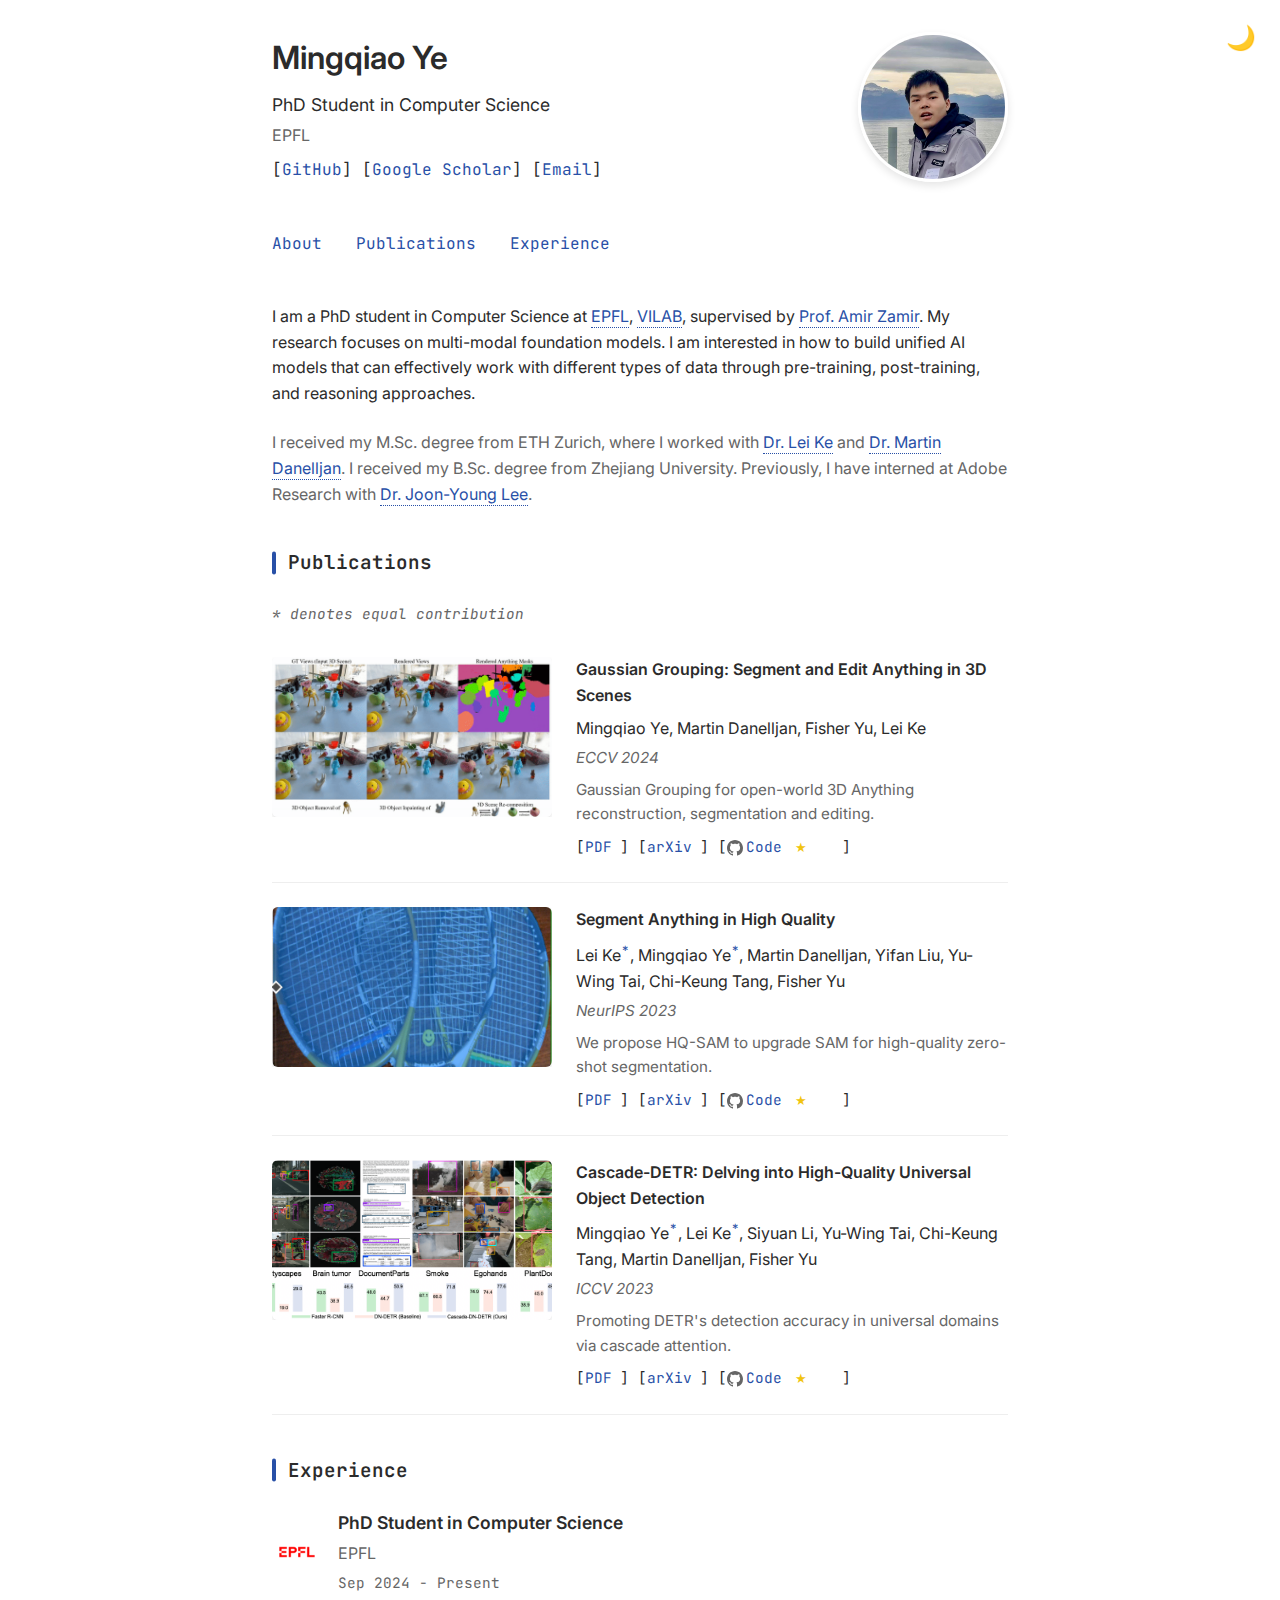
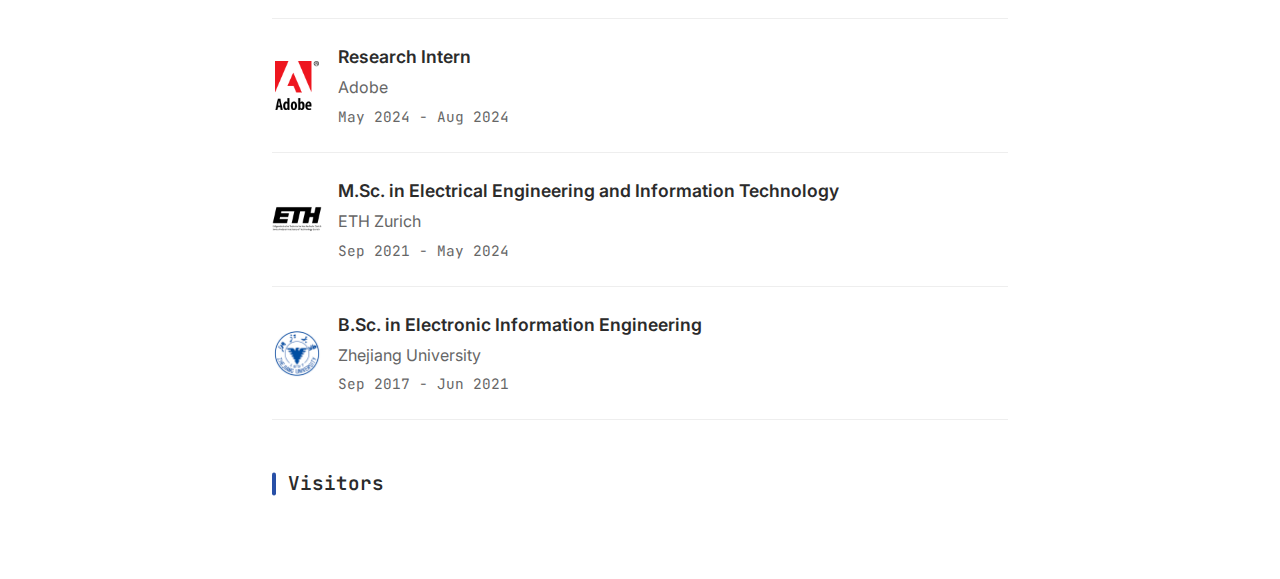
<file: index.html>
<!DOCTYPE html>
<html lang="en" data-theme="light">
<head>
    <meta charset="UTF-8">
    <meta name="viewport" content="width=device-width, initial-scale=1.0">
    <title>Mingqiao Ye - Computer Science PhD Student</title>
    <link rel="stylesheet" href="css/style.css">
    <link href="https://fonts.googleapis.com/css2?family=JetBrains+Mono:wght@400;600&family=Inter:wght@400;600&display=swap" rel="stylesheet">
</head>
<body>
    <div class="container">
        <div class="theme-switch">
            <button onclick="toggleTheme()" id="theme-toggle">🌙</button>
        </div>
        <header>
            <div class="header-content">
                <div class="header-text">
                    <h1>Mingqiao Ye</h1>
                    <p class="title">PhD Student in Computer Science</p>
                    <p class="affiliation">EPFL</p>
                    <p class="header-links">
                        [<a href="https://github.com/ymq2017" target="_blank">GitHub</a>]
                        [<a href="https://scholar.google.com/citations?hl=en&user=3M9N6S0AAAAJ" target="_blank">Google Scholar</a>]
                        [<a href="mailto:mingqiao.ye@epfl.ch">Email</a>]
                    </p>
                </div>
                <div class="profile-photo">
                    <img src="figure/image/img.jpeg" alt="Mingqiao Ye">
                </div>
            </div>
            <nav>
                <a href="#about">About</a>
                <a href="#publications">Publications</a>
                <a href="#experience">Experience</a>
            </nav>
        </header>

        <section id="about">
            <p>I am a PhD student in Computer Science at <a href="https://www.epfl.ch/" target="_blank">EPFL</a>, <a href="https://vilab.epfl.ch/" target="_blank">VILAB</a>, supervised by <a href="https://vilab.epfl.ch/zamir/" target="_blank">Prof. Amir Zamir</a>.
            My research focuses on multi-modal foundation models. I am interested in how to build unified AI models that can effectively work with 
            different types of data through pre-training, post-training, and reasoning approaches.</p>

            <p class="about-second">I received my M.Sc. degree from ETH Zurich, where I worked with <a href="https://www.kelei.site/" target="_blank">Dr. Lei Ke</a> and <a href="https://martin-danelljan.github.io/" target="_blank">Dr. Martin Danelljan</a>. 
            I received my B.Sc. degree from Zhejiang University. Previously, I have interned at Adobe Research with <a href="https://joonyoung-cv.github.io/" target="_blank">Dr. Joon-Young Lee</a>.</p>
        </section>

        <section id="publications">
            <h2>Publications</h2>
            <p class="pub-general-note">* denotes equal contribution</p>
            
            <div class="publication" id="pub1">
                <div class="pub-content">
                    <div class="pub-figure">
                        <img src="figure/paper/gaussian_grouping.gif" alt="Paper 1 visualization">
                    </div>
                    <div class="pub-text">
                        <div class="pub-title">
                            Gaussian Grouping: Segment and Edit Anything in 3D Scenes
                        </div>
                        <div class="pub-authors">
                            Mingqiao Ye, Martin Danelljan, Fisher Yu, Lei Ke
                        </div>
                        <div class="pub-venue">ECCV 2024</div>
                        <div class="pub-description">
                            Gaussian Grouping for open-world 3D Anything reconstruction, segmentation and editing.
                        </div>
                        <div class="pub-links">
                            [<a href="https://arxiv.org/pdf/2312.00732" target="_blank">PDF</a>]
                            [<a href="https://arxiv.org/abs/2312.00732" target="_blank">arXiv</a>]
                            [<a href="https://github.com/lkeab/gaussian-grouping" target="_blank"><i class="github-icon"></i>Code <span class="github-stars"></span></a>]
                        </div>
                    </div>
                </div>
            </div>

            <div class="publication" id="pub2">
                <div class="pub-content">
                    <div class="pub-figure">
                        <img src="figure/paper/hq-sam.gif" alt="Paper 2 visualization">
                    </div>
                    <div class="pub-text">
                        <div class="pub-title">
                            Segment Anything in High Quality
                        </div>
                        <div class="pub-authors">
                            Lei Ke<sup>*</sup>, Mingqiao Ye<sup>*</sup>, Martin Danelljan, Yifan Liu, Yu-Wing Tai, Chi-Keung Tang, Fisher Yu
                        </div>
                        <div class="pub-venue">NeurIPS 2023</div>
                        <div class="pub-description">
                            We propose HQ-SAM to upgrade SAM for high-quality zero-shot segmentation.
                        </div>
                        <div class="pub-links">
                            [<a href="https://arxiv.org/pdf/2306.01567" target="_blank">PDF</a>]
                            [<a href="https://arxiv.org/abs/2306.01567" target="_blank">arXiv</a>]
                            [<a href="https://github.com/SysCV/sam-hq" target="_blank"><i class="github-icon"></i>Code <span class="github-stars"></span></a>]
                        </div>
                    </div>
                </div>
            </div>

            <div class="publication" id="pub3">
                <div class="pub-content">
                    <div class="pub-figure">
                        <img src="figure/paper/iccv23_cascade_detr.png" alt="Paper 3 visualization">
                    </div>
                    <div class="pub-text">
                        <div class="pub-title">
                            Cascade-DETR: Delving into High-Quality Universal Object Detection
                        </div>
                        <div class="pub-authors">
                            Mingqiao Ye<sup>*</sup>, Lei Ke<sup>*</sup>, Siyuan Li, Yu-Wing Tai, Chi-Keung Tang, Martin Danelljan, Fisher Yu
                        </div>
                        <div class="pub-venue">ICCV 2023</div>
                        <div class="pub-description">
                            Promoting DETR's detection accuracy in universal domains via cascade attention.
                        </div>
                        <div class="pub-links">
                            [<a href="https://arxiv.org/pdf/2307.11035" target="_blank">PDF</a>]
                            [<a href="https://arxiv.org/abs/2307.11035" target="_blank">arXiv</a>]
                            [<a href="https://github.com/SysCV/cascade-detr" target="_blank"><i class="github-icon"></i>Code <span class="github-stars"></span></a>]
                        </div>
                    </div>
                </div>
            </div>
        </section>

        <section id="experience">
            <h2>Experience</h2>
            <div class="experience-item">
                <div class="exp-header">
                    <div class="exp-logo">
                        <img src="figure/logo/epfl.png" alt="EPFL">
                    </div>
                    <div class="exp-info">
                        <div class="exp-title">PhD Student in Computer Science</div>
                        <div class="exp-place">EPFL</div>
                        <div class="exp-date">Sep 2024 - Present</div>
                    </div>
                </div>
            </div>

            <div class="experience-item">
                <div class="exp-header">
                    <div class="exp-logo">
                        <img src="figure/logo/adobe.png" alt="Adobe">
                    </div>
                    <div class="exp-info">
                        <div class="exp-title">Research Intern</div>
                        <div class="exp-place">Adobe</div>
                        <div class="exp-date">May 2024 - Aug 2024</div>
                    </div>
                </div>
            </div>

            <div class="experience-item">
                <div class="exp-header">
                    <div class="exp-logo">
                        <img src="figure/logo/eth.png" alt="ETH">
                    </div>
                    <div class="exp-info">
                        <div class="exp-title">M.Sc. in Electrical Engineering and Information Technology</div>
                        <div class="exp-place">ETH Zurich</div>
                        <div class="exp-date">Sep 2021 - May 2024</div>
                    </div>
                </div>
            </div>

            <div class="experience-item">
                <div class="exp-header">
                    <div class="exp-logo">
                        <img src="figure/logo/zju.png" alt="ZJU">
                    </div>
                    <div class="exp-info">
                        <div class="exp-title">B.Sc. in Electronic Information Engineering</div>
                        <div class="exp-place">Zhejiang University</div>
                        <div class="exp-date">Sep 2017 - Jun 2021</div>
                    </div>
                </div>
            </div>

        </section>

        <section id="visitors">
            <h2>Visitors</h2>
            <div class="visitor-map-container">
                <script type="text/javascript" id="clustrmaps" src="//clustrmaps.com/map_v2.js?d=pMhHycBbAuddgYE1_PGP2Hdhkc5_LtF2DrWl-4ZKQ6M&cl=ffffff&w=400"></script>
            </div>
        </section>
    </div>

    <script>
        function toggleTheme() {
            const html = document.documentElement;
            const currentTheme = html.getAttribute('data-theme');
            const newTheme = currentTheme === 'light' ? 'dark' : 'light';
            html.setAttribute('data-theme', newTheme);
            
            // Update button text
            const button = document.getElementById('theme-toggle');
            button.textContent = newTheme === 'light' ? '🌙' : '☀️';
        }

        // Function to fetch GitHub stars
        async function updateGitHubStars() {
            const repos = {
                'lkeab/gaussian-grouping': '1',
                'SysCV/sam-hq': '2',
                'SysCV/cascade-detr': '3'
            };

            for (const [repo, pubId] of Object.entries(repos)) {
                try {
                    const response = await fetch(`https://api.github.com/repos/${repo}`);
                    const data = await response.json();
                    const stars = data.stargazers_count;
                    const formattedStars = stars >= 1000 ? (stars/1000).toFixed(1) + 'k' : stars;
                    document.querySelector(`#pub${pubId} .github-stars`).textContent = formattedStars;
                } catch (error) {
                    console.error(`Error fetching stars for ${repo}:`, error);
                }
            }
        }

        // Call when page loads
        updateGitHubStars();
    </script>
</body>
</html>
</file>
<file: css/style.css>
/* Theme variables */
:root[data-theme="light"] {
    --bg-color: #fff;
    --text-color: #2b2b2b;
    --link-color: #2850a7;
    --secondary-color: #666;
    --border-color: #eee;
}

:root[data-theme="dark"] {
    --bg-color: #1a1a1a;
    --text-color: #e0e0e0;
    --link-color: #88b0ff;
    --secondary-color: #999;
    --border-color: #333;
}

/* Base styles */
* {
    margin: 0;
    padding: 0;
    box-sizing: border-box;
}

body {
    font-family: 'Inter', -apple-system, BlinkMacSystemFont, sans-serif;
    line-height: 1.6;
    color: var(--text-color);
    background: var(--bg-color);
    max-width: 800px;
    margin: 0 auto;
    padding: 2rem;
    transition: color 0.3s, background-color 0.3s;
}

/* Theme switch */
.theme-switch {
    position: fixed;
    top: 1rem;
    right: 1rem;
}

#theme-toggle {
    background: none;
    border: none;
    font-size: 1.5rem;
    cursor: pointer;
    padding: 0.5rem;
    border-radius: 50%;
    transition: background-color 0.3s;
}

#theme-toggle:hover {
    background-color: var(--border-color);
}

/* Typography */
h1 {
    font-size: 2rem;
    font-weight: 600;
    margin-bottom: 0.5rem;
}

h2 {
    font-family: 'JetBrains Mono', monospace;
    font-size: 1.2rem;
    font-weight: 600;
    color: var(--text-color);
    margin: 2.5rem 0 1.5rem 0;
    position: relative;
    padding-left: 1rem;
}

h2::before {
    content: '';
    position: absolute;
    left: 0;
    top: 50%;
    transform: translateY(-50%);
    width: 4px;
    height: 1.2em;
    background-color: var(--link-color);
    border-radius: 2px;
}

a {
    color: var(--link-color);
    text-decoration: none;
}

a:hover {
    text-decoration: underline;
}

/* Header */
header {
    margin-bottom: 3rem;
}

.title {
    font-size: 1.1rem;
    margin-bottom: 0.25rem;
}

.affiliation {
    color: var(--secondary-color);
    margin-bottom: 0.5rem;
}

.header-links {
    font-family: 'JetBrains Mono', monospace;
    margin-bottom: 1.5rem;
}

nav {
    margin-top: 1.5rem;
    font-family: 'JetBrains Mono', monospace;
}

nav a {
    margin-right: 1.5rem;
}

/* Experience section */
.experience-item {
    margin-bottom: 1.5rem;
    padding-bottom: 1.5rem;
    border-bottom: 1px solid var(--border-color);
}

.exp-header {
    display: flex;
    align-items: center;
    gap: 1rem;
}

.exp-logo {
    flex: 0 0 50px;
    height: 50px;
    display: flex;
    align-items: center;
    justify-content: center;
}

.exp-logo img {
    max-width: 100%;
    max-height: 100%;
    object-fit: contain;
}

.exp-info {
    flex: 1;
}

.exp-title {
    font-weight: 600;
    font-size: 1.1rem;
    margin-bottom: 0.25rem;
}

.exp-place {
    color: var(--secondary-color);
    font-size: 1rem;
    margin-bottom: 0.25rem;
}

.exp-date {
    font-family: 'JetBrains Mono', monospace;
    font-size: 0.9rem;
    color: var(--secondary-color);
}

.exp-meta {
    font-family: 'JetBrains Mono', monospace;
    font-size: 0.9rem;
    color: var(--secondary-color);
}

.exp-meta span {
    margin-right: 1.5rem;
}

.exp-supervisor {
    color: var(--text-color);
}

/* Responsive adjustments */
@media (max-width: 768px) {
    .exp-header {
        flex-direction: column;
        align-items: flex-start;
        gap: 1rem;
    }

    .exp-logo {
        flex: 0 0 40px;
        height: 40px;
    }

    .exp-meta span {
        display: block;
        margin-bottom: 0.25rem;
    }
}

/* Publications */
.publication {
    margin-bottom: 1.5rem;
    padding-bottom: 1.5rem;
    border-bottom: 1px solid var(--border-color);
}

.pub-content {
    display: flex;
    gap: 1.5rem;
    align-items: flex-start;
}

.pub-text {
    flex: 1;
}

.pub-figure {
    flex: 0 0 280px;
    height: 160px;
    overflow: hidden;
}

.pub-figure img {
    width: 100%;
    height: 100%;
    object-fit: cover;
    border-radius: 6px;
    box-shadow: 0 2px 4px rgba(0,0,0,0.1);
}

.pub-title {
    font-weight: 600;
    margin-bottom: 0.5rem;
    display: flex;
    align-items: baseline;
    gap: 0.5rem;
}

.pub-note {
    font-size: 0.8rem;
    color: var(--secondary-color);
    font-weight: normal;
    font-style: italic;
}

.pub-authors {
    color: var(--text-color);
    margin-bottom: 0.25rem;
}

.pub-venue {
    color: var(--secondary-color);
    font-style: italic;
    margin-bottom: 0.5rem;
    font-size: 0.95rem;
}

.pub-links {
    font-family: 'JetBrains Mono', monospace;
    font-size: 0.9rem;
}

.pub-links a {
    margin-right: 0.5rem;
}

/* Responsive adjustments */
@media (max-width: 768px) {
    .header-content {
        flex-direction: column-reverse;
        align-items: center;
        text-align: center;
    }

    .profile-photo {
        margin: 0 0 1.5rem 0;
    }

    .profile-photo img {
        width: 120px;
        height: 120px;
    }

    .pub-content {
        flex-direction: column;
    }

    .pub-figure {
        flex: none;
        width: 100%;
        max-width: 400px;
        margin: 0 auto 1.5rem;
    }
}

/* Contact */
#contact p {
    margin-bottom: 0.5rem;
}

.links {
    font-family: 'JetBrains Mono', monospace;
    margin-top: 1rem;
}

/* Responsive Design */
@media (max-width: 600px) {
    body {
        padding: 1rem;
    }

    h1 {
        font-size: 1.75rem;
    }

    nav a {
        display: block;
        margin: 0.5rem 0;
    }

    .theme-switch {
        top: 0.5rem;
        right: 0.5rem;
    }
}

/* Header with photo */
.header-content {
    display: flex;
    justify-content: space-between;
    align-items: flex-start;
    margin-bottom: 1.5rem;
}

.header-text {
    flex: 1;
}

.profile-photo {
    margin-left: 2rem;
}

.profile-photo img {
    width: 150px;
    height: 150px;
    border-radius: 50%;
    object-fit: cover;
    border: 3px solid var(--bg-color);
    box-shadow: 0 4px 8px rgba(0,0,0,0.1);
}

/* About section */
#about p {
    margin-bottom: 1.5rem;
}

.about-second {
    color: var(--secondary-color);
}

/* Publications */
.pub-description {
    margin: 0.5rem 0;
    color: var(--secondary-color);
    font-size: 0.95rem;
}

.pub-authors sup {
    color: var(--link-color);
    font-size: 0.8em;
    margin: 0 0.1em;
}

.github-stars {
    display: inline-flex;
    align-items: center;
    font-family: 'JetBrains Mono', monospace;
    font-size: 0.9em;
    color: var(--secondary-color);
    margin-left: 0.3em;
}

.github-stars::before {
    content: '★';
    margin-right: 0.2em;
    color: #f1c40f;
}

/* Experience */
.exp-date {
    font-family: 'JetBrains Mono', monospace;
    font-size: 0.9rem;
    color: var(--secondary-color);
}

/* About section links */
#about a {
    text-decoration: none;
    padding-bottom: 1px;
    border-bottom: 1px dotted var(--link-color);
}

#about a:hover {
    border-bottom-style: solid;
}

.github-icon {
    display: inline-block;
    width: 16px;
    height: 16px;
    background: url('data:image/svg+xml,<svg viewBox="0 0 16 16" fill="%23666" xmlns="http://www.w3.org/2000/svg"><path d="M8 0C3.58 0 0 3.58 0 8c0 3.54 2.29 6.53 5.47 7.59.4.07.55-.17.55-.38 0-.19-.01-.82-.01-1.49-2.01.37-2.53-.49-2.69-.94-.09-.23-.48-.94-.82-1.13-.28-.15-.68-.52-.01-.53.63-.01 1.08.58 1.23.82.72 1.21 1.87.87 2.33.66.07-.52.28-.87.51-1.07-1.78-.2-3.64-.89-3.64-3.95 0-.87.31-1.59.82-2.15-.08-.2-.36-1.02.08-2.12 0 0 .67-.21 2.2.82.64-.18 1.32-.27 2-.27.68 0 1.36.09 2 .27 1.53-1.04 2.2-.82 2.2-.82.44 1.1.16 1.92.08 2.12.51.56.82 1.27.82 2.15 0 3.07-1.87 3.75-3.65 3.95.29.25.54.73.54 1.48 0 1.07-.01 1.93-.01 2.2 0 .21.15.46.55.38A8.013 8.013 0 0016 8c0-4.42-3.58-8-8-8z"/></svg>') no-repeat center center;
    vertical-align: middle;
    margin-right: 0.2em;
}

.pub-general-note {
    font-family: 'JetBrains Mono', monospace;
    font-size: 0.9rem;
    color: var(--secondary-color);
    margin-bottom: 2rem;
    font-style: italic;
}

/* Add IDs to publications for GitHub stars update */
#pub1 .github-stars,
#pub2 .github-stars,
#pub3 .github-stars {
    min-width: 3em;
}

/* Visitor Map Section */
#visitors {
    margin: 3rem 0;
}

.visitor-map-container {
    width: 100%;
    margin: 1rem 0;
    text-align: center;
}

[data-theme='dark'] .visitor-map-container {
    filter: invert(0.9);
}
</file>
